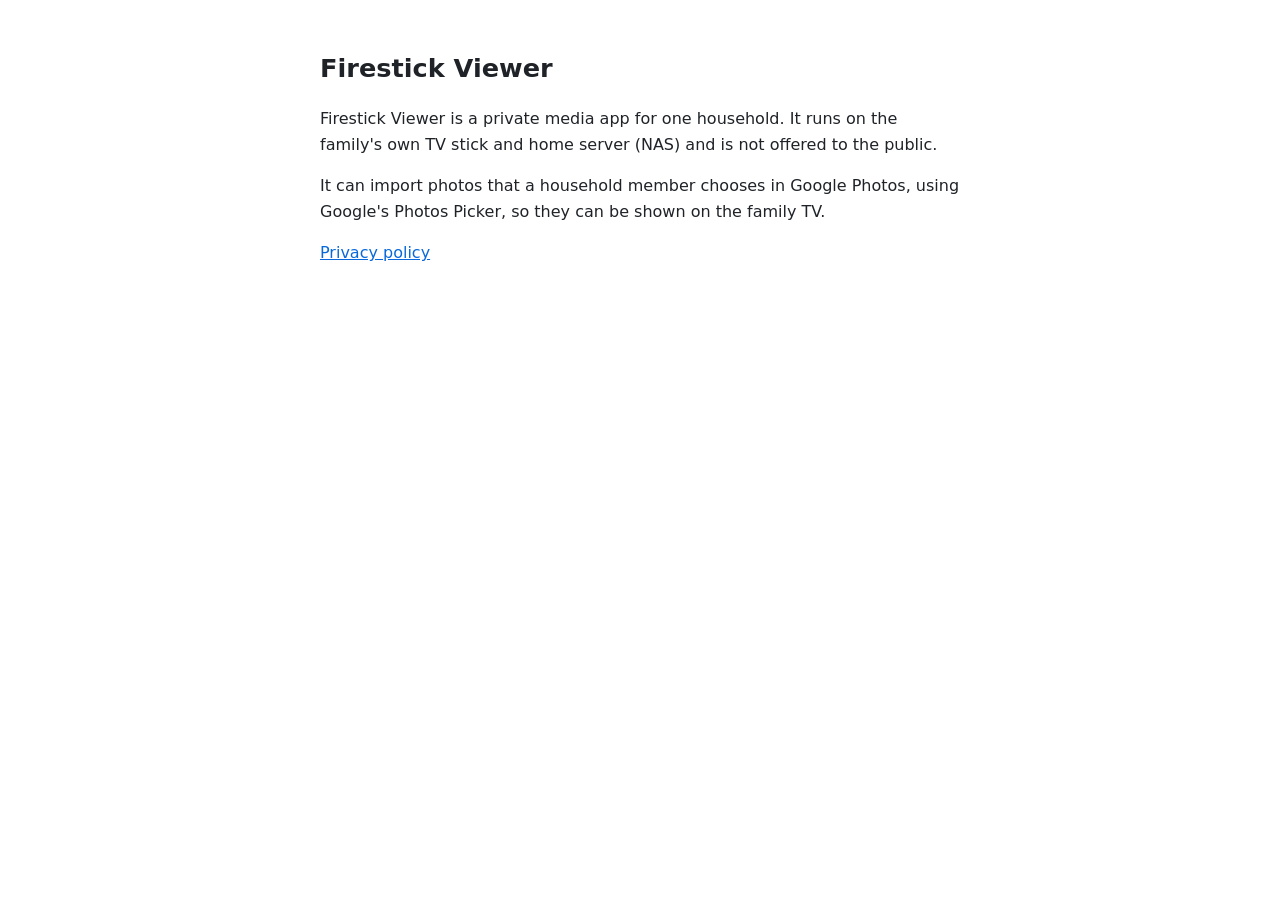
<file: index.html>
<!doctype html>
<html lang="en-GB">
<head>
<meta charset="utf-8">
<meta name="viewport" content="width=device-width, initial-scale=1">
<title>Firestick Viewer</title>
<link rel="stylesheet" href="style.css">
</head>
<body>
<h1>Firestick Viewer</h1>
<p>Firestick Viewer is a private media app for one household. It runs on the family's own TV stick and home server (NAS) and is not offered to the public.</p>
<p>It can import photos that a household member chooses in Google Photos, using Google's Photos Picker, so they can be shown on the family TV.</p>
<p><a href="privacy.html">Privacy policy</a></p>
</body>
</html>
</file>
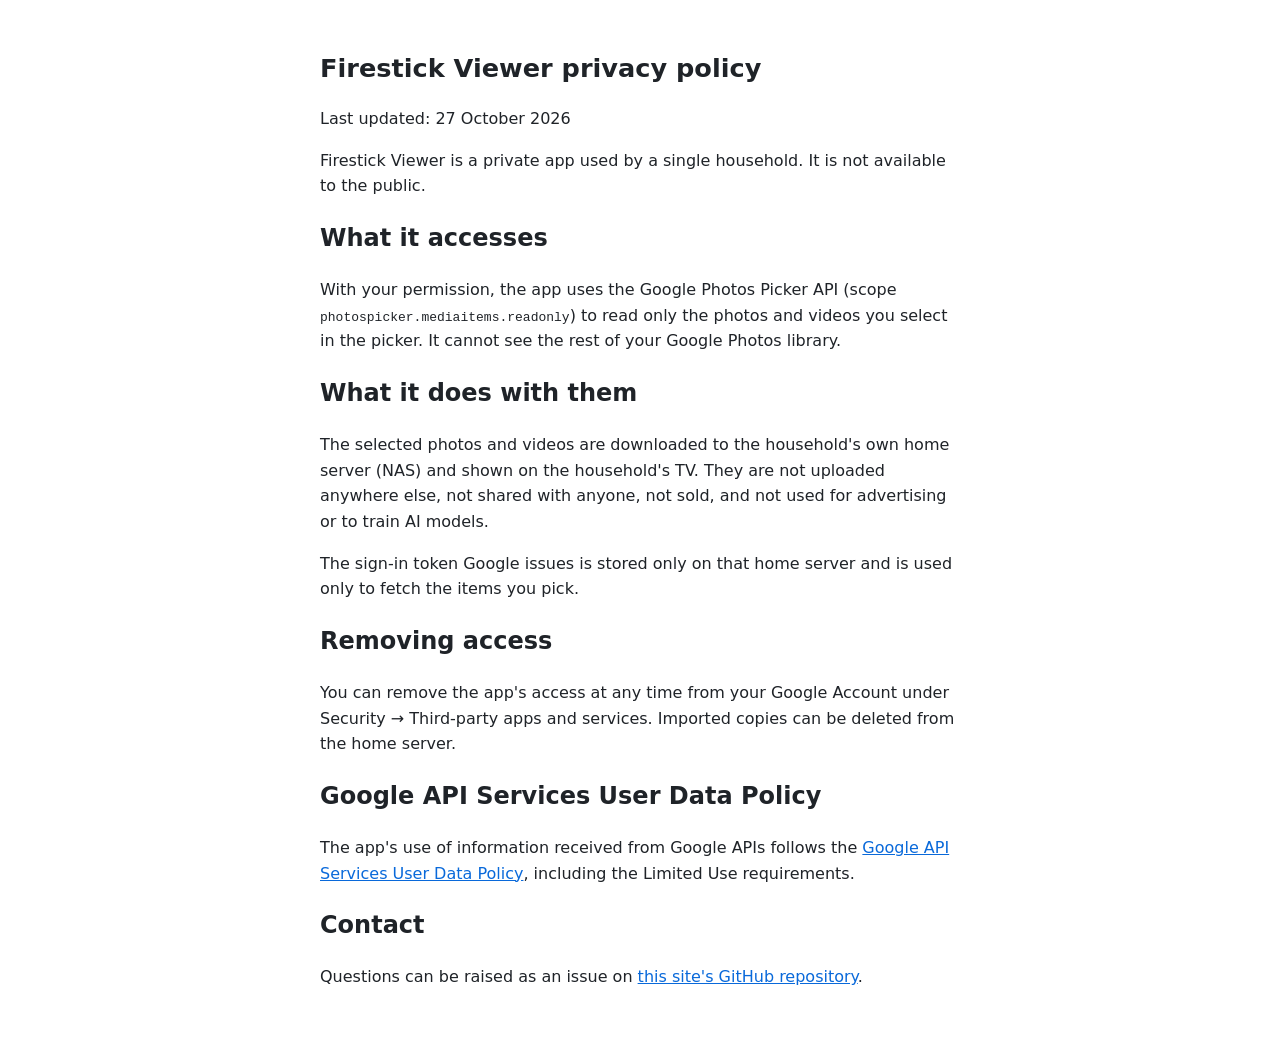
<file: privacy.html>
<!doctype html>
<html lang="en-GB">
<head>
<meta charset="utf-8">
<meta name="viewport" content="width=device-width, initial-scale=1">
<title>Privacy Policy</title>
<link rel="stylesheet" href="style.css">
</head>
<body>
<h1>Firestick Viewer privacy policy</h1>
<p>Last updated: 27 October 2026</p>
<p>Firestick Viewer is a private app used by a single household. It is not available to the public.</p>
<h2>What it accesses</h2>
<p>With your permission, the app uses the Google Photos Picker API (scope <code>photospicker.mediaitems.readonly</code>) to read only the photos and videos you select in the picker. It cannot see the rest of your Google Photos library.</p>
<h2>What it does with them</h2>
<p>The selected photos and videos are downloaded to the household's own home server (NAS) and shown on the household's TV. They are not uploaded anywhere else, not shared with anyone, not sold, and not used for advertising or to train AI models.</p>
<p>The sign-in token Google issues is stored only on that home server and is used only to fetch the items you pick.</p>
<h2>Removing access</h2>
<p>You can remove the app's access at any time from your Google Account under Security &rarr; Third-party apps and services. Imported copies can be deleted from the home server.</p>
<h2>Google API Services User Data Policy</h2>
<p>The app's use of information received from Google APIs follows the <a href="https://developers.google.com/terms/api-services-user-data-policy">Google API Services User Data Policy</a>, including the Limited Use requirements.</p>
<h2>Contact</h2>
<p>Questions can be raised as an issue on <a href="https://github.com/JMack23/firestick-viewer">this site's GitHub repository</a>.</p>
</body>
</html>
</file>
<file: style.css>
body { font-family: -apple-system, system-ui, sans-serif; max-width: 40rem; margin: 3rem auto; padding: 0 1rem; line-height: 1.6; color: #1f2328; background: #fff; }
h1 { font-size: 1.6rem; }
a { color: #0969da; }
@media (prefers-color-scheme: dark) { body { color: #e6edf3; background: #0d1117; } a { color: #4493f8; } }
</file>
